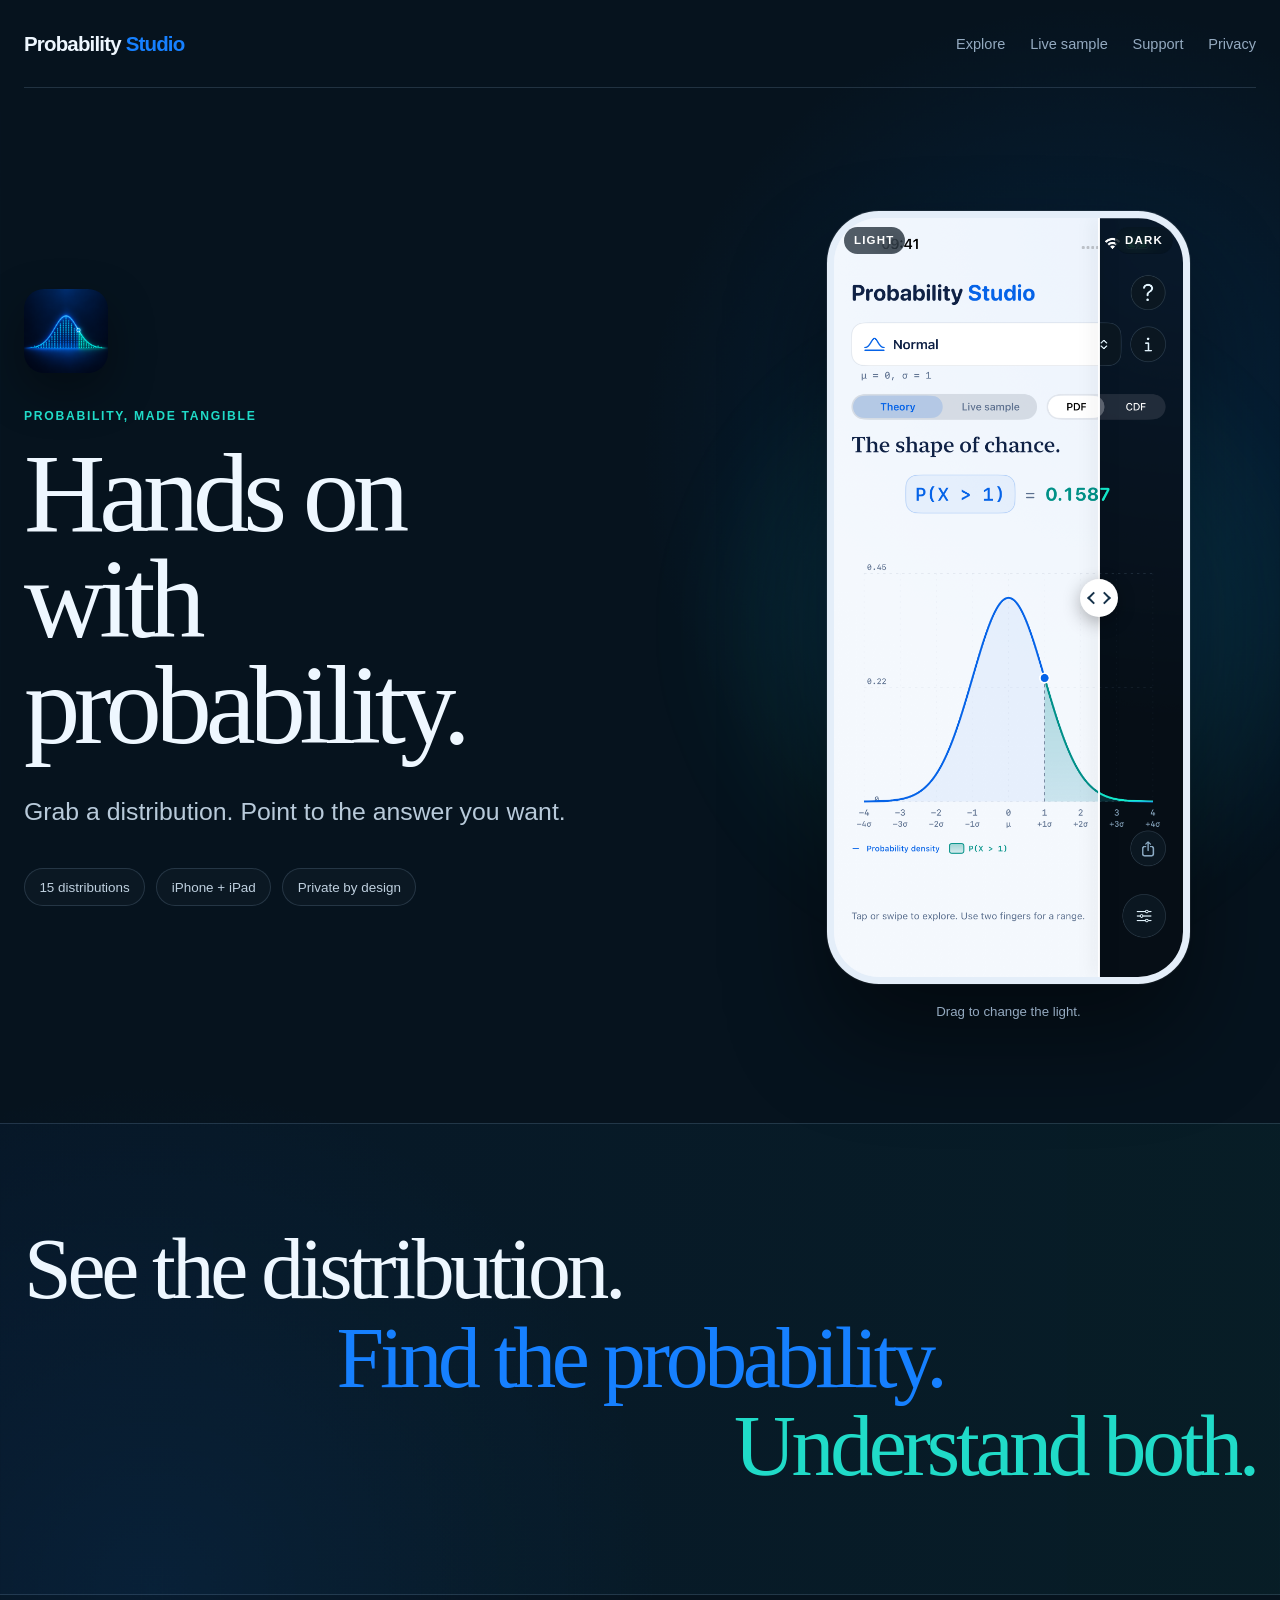
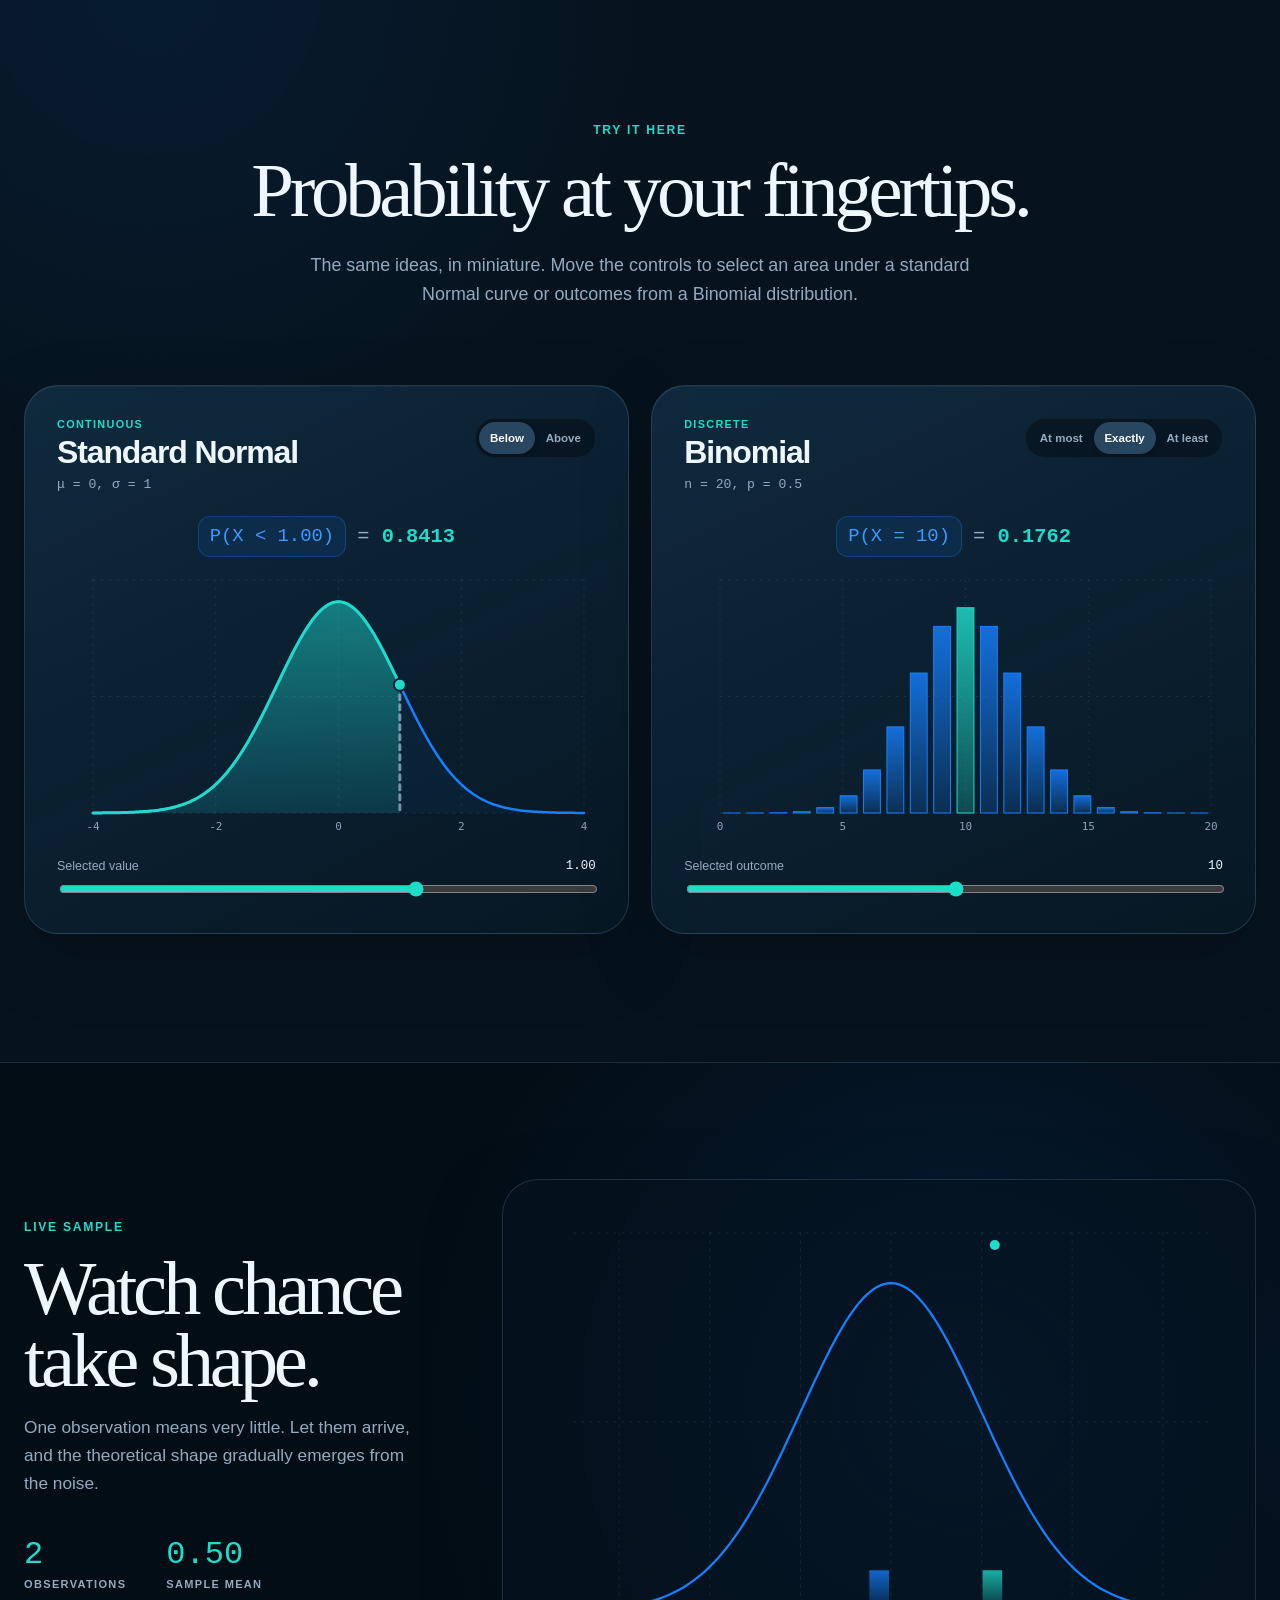
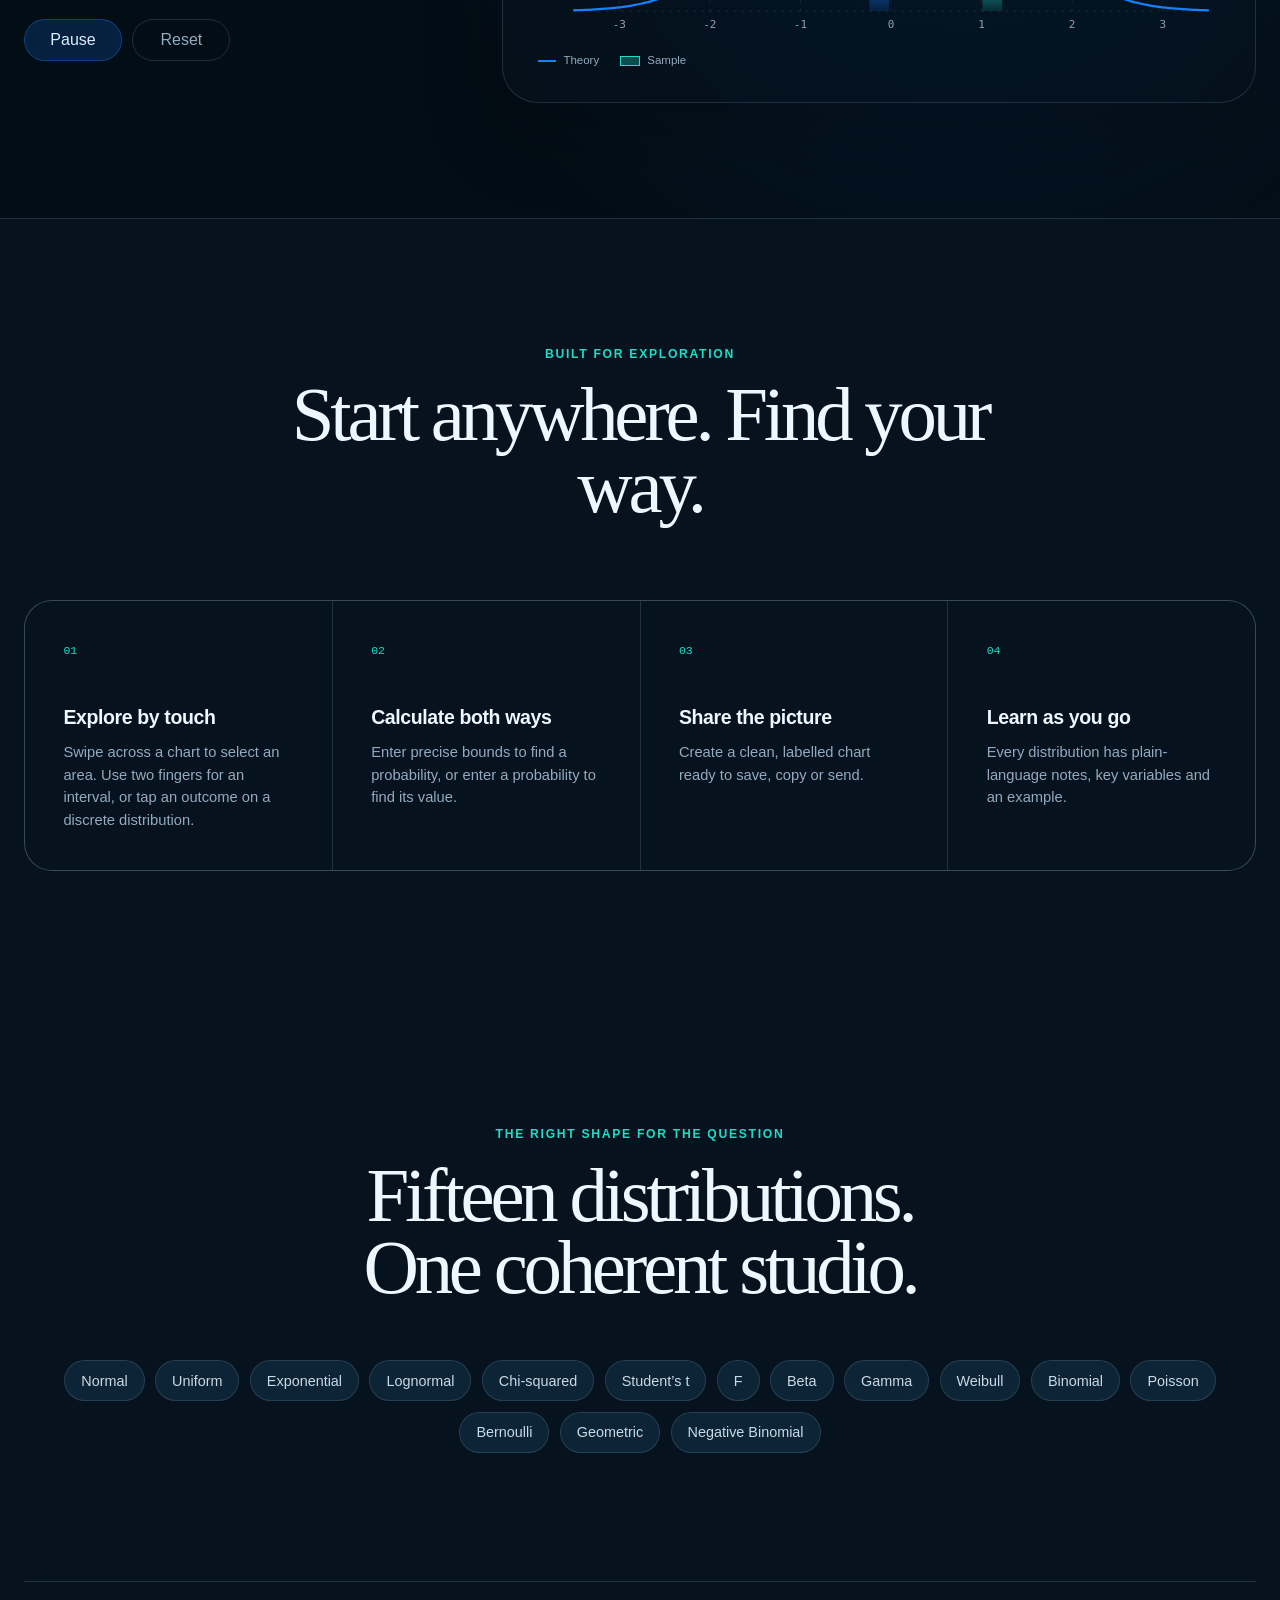
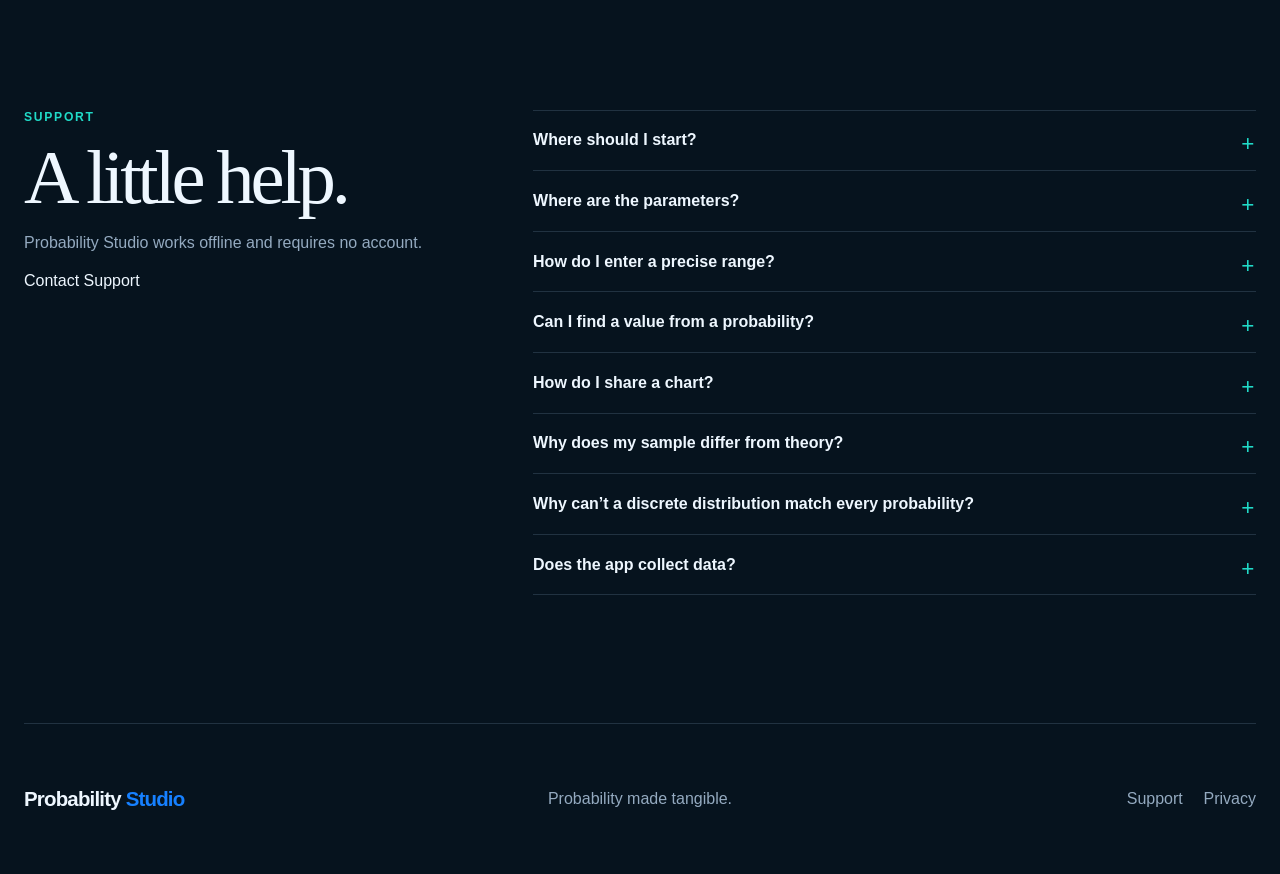
<file: index.html>
<!doctype html>
<html lang="en-GB">
<head>
  <meta charset="utf-8">
  <meta name="viewport" content="width=device-width,initial-scale=1">
  <meta name="theme-color" content="#06131e">
  <title>Probability Studio — Probability made tangible</title>
  <meta name="description" content="Explore 15 probability distributions, calculate probabilities and quantiles, share charts, and watch live samples take shape on iPhone and iPad.">
  <link rel="stylesheet" href="assets/styles.css">
  <link rel="icon" href="assets/icon.png">
</head>
<body>
  <a class="skip" href="#main">Skip to content</a>
  <header class="site-header">
    <a class="brand" href="index.html" aria-label="Probability Studio home">Probability <span>Studio</span></a>
    <nav aria-label="Main navigation">
      <a href="#explore">Explore</a>
      <a href="#live">Live sample</a>
      <a href="#support">Support</a>
      <a href="privacy.html">Privacy</a>
    </nav>
  </header>

  <main id="main">
    <section class="hero" aria-labelledby="hero-title">
      <div class="hero-copy">
        <img class="app-icon" src="assets/icon.png" alt="Probability Studio app icon">
        <p class="eyebrow">Probability, made tangible</p>
        <h1 id="hero-title">Hands on<br>with probability.</h1>
        <p class="hero-lede">Grab a distribution. Point to the answer you want.</p>
        <div class="hero-facts" aria-label="App highlights">
          <span>15 distributions</span>
          <span>iPhone + iPad</span>
          <span>Private by design</span>
        </div>
      </div>

      <div class="compare-stage" data-theme-compare style="--split:76%">
        <div class="compare-glow" aria-hidden="true"></div>
        <div class="phone-shell">
          <img src="assets/iphone-theory.png" alt="Probability Studio showing a selected upper tail of the Normal distribution in light mode">
          <div class="compare-dark" aria-hidden="true"><img src="assets/studio-dark.png" alt=""></div>
          <div class="compare-divider" aria-hidden="true"><span></span></div>
          <input class="compare-range" type="range" min="0" max="100" value="76" aria-label="Reveal light or dark appearance">
        </div>
        <div class="compare-labels" aria-hidden="true"><span>Light</span><span>Dark</span></div>
        <p class="compare-hint">Drag to change the light.</p>
      </div>
    </section>

    <section class="statement" aria-label="Core experience">
      <p><span>See the distribution.</span> <span>Find the probability.</span> <span>Understand both.</span></p>
    </section>

    <section class="explore-section" id="explore" aria-labelledby="explore-title">
      <div class="section-heading">
        <p class="eyebrow">Try it here</p>
        <h2 id="explore-title">Probability at your fingertips.</h2>
        <p>The same ideas, in miniature. Move the controls to select an area under a standard Normal curve or outcomes from a Binomial distribution.</p>
      </div>

      <div class="demo-grid">
        <article class="demo-card" data-demo="normal">
          <div class="demo-card-header">
            <div><p class="demo-kind">Continuous</p><h3>Standard Normal</h3><p class="parameters">μ = 0, σ = 1</p></div>
            <div class="segmented" role="group" aria-label="Normal selected region">
              <button class="is-active" type="button" data-normal-tail="below" aria-pressed="true">Below</button>
              <button type="button" data-normal-tail="above" aria-pressed="false">Above</button>
            </div>
          </div>
          <div class="equation" aria-live="polite"><span data-normal-expression>P(X &lt; 1.00)</span><b data-normal-result>0.8413</b></div>
          <canvas id="normal-chart" role="img" aria-label="Interactive standard Normal probability density chart"></canvas>
          <label class="slider-row" for="normal-bound"><span>Selected value</span><output data-normal-bound>1.00</output></label>
          <input id="normal-bound" type="range" min="-3" max="3" value="1" step="0.05">
        </article>

        <article class="demo-card" data-demo="binomial">
          <div class="demo-card-header">
            <div><p class="demo-kind">Discrete</p><h3>Binomial</h3><p class="parameters">n = 20, p = 0.5</p></div>
            <div class="segmented" role="group" aria-label="Binomial selected region">
              <button type="button" data-binomial-mode="below" aria-pressed="false">At most</button>
              <button class="is-active" type="button" data-binomial-mode="exact" aria-pressed="true">Exactly</button>
              <button type="button" data-binomial-mode="above" aria-pressed="false">At least</button>
            </div>
          </div>
          <div class="equation" aria-live="polite"><span data-binomial-expression>P(X = 10)</span><b data-binomial-result>0.1762</b></div>
          <canvas id="binomial-chart" role="img" aria-label="Interactive Binomial probability mass chart"></canvas>
          <label class="slider-row" for="binomial-value"><span>Selected outcome</span><output data-binomial-value>10</output></label>
          <input id="binomial-value" type="range" min="0" max="20" value="10" step="1">
        </article>
      </div>
    </section>

    <section class="live-section" id="live" aria-labelledby="live-title">
      <div class="live-copy">
        <p class="eyebrow">Live sample</p>
        <h2 id="live-title">Watch chance take shape.</h2>
        <p>One observation means very little. Let them arrive, and the theoretical shape gradually emerges from the noise.</p>
        <div class="live-metrics" aria-live="polite">
          <div><span data-live-count>0</span><small>Observations</small></div>
          <div><span data-live-mean>—</span><small>Sample mean</small></div>
        </div>
        <div class="live-actions">
          <button class="control-button" type="button" data-live-toggle>Pause</button>
          <button class="control-button secondary" type="button" data-live-reset>Reset</button>
        </div>
      </div>
      <div class="live-canvas-wrap">
        <canvas id="live-chart" role="img" aria-label="Animated sample building towards a Normal distribution"></canvas>
        <div class="live-key" aria-hidden="true"><span class="theory-key">Theory</span><span class="sample-key">Sample</span></div>
      </div>
    </section>

    <section class="feature-section" aria-labelledby="feature-title">
      <div class="section-heading compact">
        <p class="eyebrow">Built for exploration</p>
        <h2 id="feature-title">Start anywhere. Find your way.</h2>
      </div>
      <div class="feature-grid">
        <article><span class="feature-number">01</span><h3>Explore by touch</h3><p>Swipe across a chart to select an area. Use two fingers for an interval, or tap an outcome on a discrete distribution.</p></article>
        <article><span class="feature-number">02</span><h3>Calculate both ways</h3><p>Enter precise bounds to find a probability, or enter a probability to find its value.</p></article>
        <article><span class="feature-number">03</span><h3>Share the picture</h3><p>Create a clean, labelled chart ready to save, copy or send.</p></article>
        <article><span class="feature-number">04</span><h3>Learn as you go</h3><p>Every distribution has plain-language notes, key variables and an example.</p></article>
      </div>
    </section>

    <section class="distribution-section" aria-labelledby="distribution-title">
      <p class="eyebrow">The right shape for the question</p>
      <h2 id="distribution-title">Fifteen distributions.<br>One coherent studio.</h2>
      <div class="distribution-list" aria-label="Included probability distributions">
        <span>Normal</span><span>Uniform</span><span>Exponential</span><span>Lognormal</span><span>Chi-squared</span>
        <span>Student’s t</span><span>F</span><span>Beta</span><span>Gamma</span><span>Weibull</span>
        <span>Binomial</span><span>Poisson</span><span>Bernoulli</span><span>Geometric</span><span>Negative Binomial</span>
      </div>
    </section>

    <section class="support-section" id="support" aria-labelledby="support-title">
      <div class="support-intro">
        <p class="eyebrow">Support</p>
        <h2 id="support-title">A little help.</h2>
        <p>Probability Studio works offline and requires no account.</p>
        <a class="support-button" href="mailto:adz.beep@icloud.com">
  Contact Support
</a>
      </div>
      <div class="questions">
        <details><summary>Where should I start?</summary><p>On first launch, take the five-step interactive tour or explore straight away. Tap ? at the top to revisit the tour at any time.</p></details>
        <details><summary>Where are the parameters?</summary><p>On iPhone, tap the sliders button. On iPad, open Studio controls from the sidebar button. Number fields and increment controls change the current distribution; Reset restores its defaults.</p></details>
        <details><summary>How do I enter a precise range?</summary><p>Tap the probability button, choose the region, then enter the bounds. Calculations retain full internal precision while long values are rounded where space is limited.</p></details>
        <details><summary>Can I find a value from a probability?</summary><p>Tap the probability result. Enter a percentage or decimal, then choose a lower tail, central interval or upper tail.</p></details>
        <details><summary>How do I share a chart?</summary><p>Tap Share chart below the chart.</p></details>
        <details><summary>Why does my sample differ from theory?</summary><p>Random samples vary. Small samples can differ noticeably; larger samples usually approximate the theoretical shape more closely.</p></details>
        <details><summary>Why can’t a discrete distribution match every probability?</summary><p>Discrete outcomes come in steps. The calculator shows the probability actually attained by the selected cutoff or interval.</p></details>
        <details><summary>Does the app collect data?</summary><p>No account is required, and calculations and sampling run on your device. Read the <a href="privacy.html">privacy policy</a> for full details.</p></details>
      </div>
    </section>
  </main>

  <footer>
    <a class="brand" href="index.html">Probability <span>Studio</span></a>
    <p>Probability made tangible.</p>
    <div><a href="#support">Support</a><a href="privacy.html">Privacy</a></div>
  </footer>
  <script src="assets/site.js" defer></script>
</body>
</html>
</file>
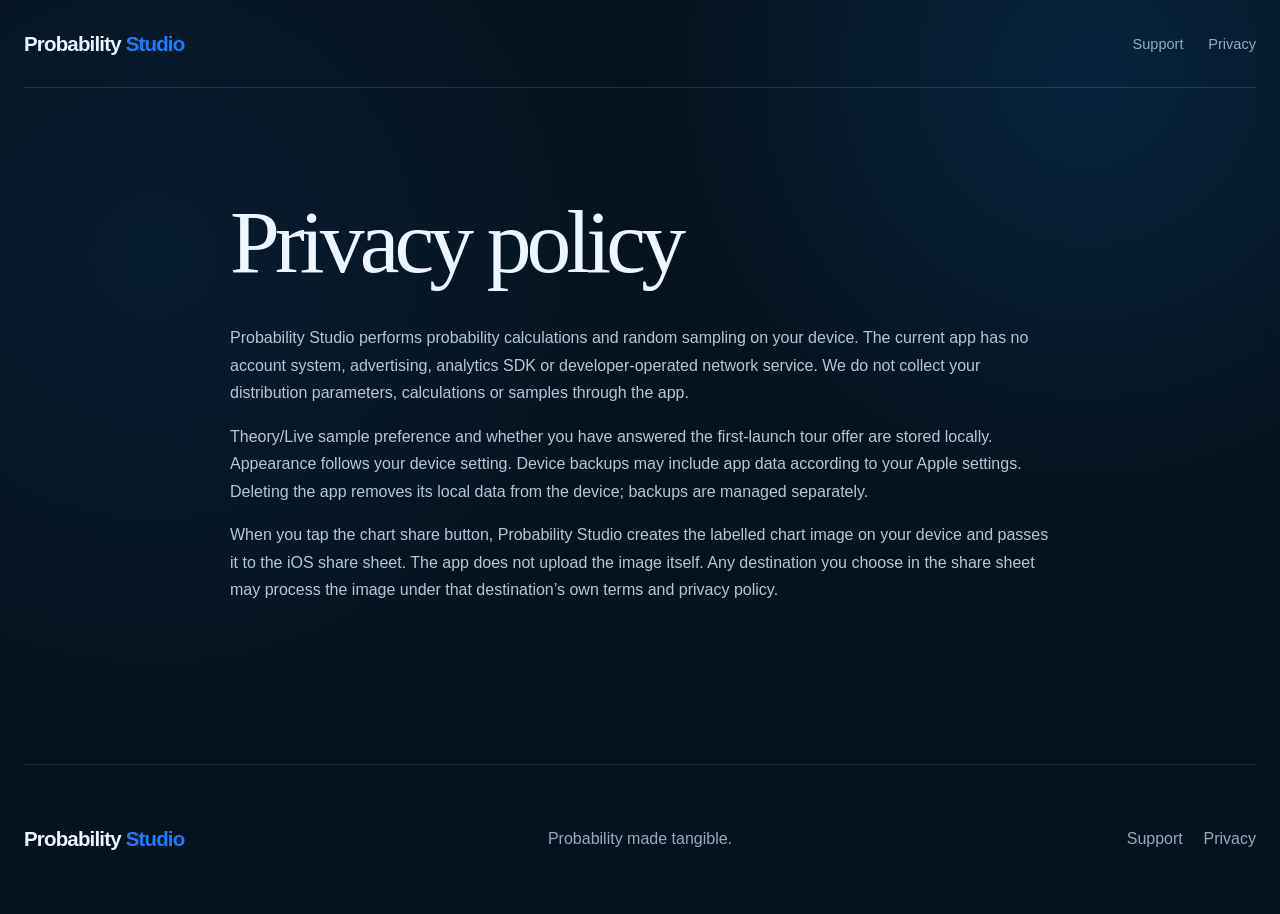
<file: privacy.html>
<!doctype html>
<html lang="en-GB">
<head>
  <meta charset="utf-8">
  <meta name="viewport" content="width=device-width,initial-scale=1">
  <meta name="theme-color" content="#06131e">
  <title>Probability Studio — Privacy</title>
  <meta name="description" content="Privacy information for Probability Studio.">
  <link rel="stylesheet" href="assets/styles.css">
  <link rel="icon" href="assets/icon.png">
</head>
<body>
  <a class="skip" href="#main">Skip to content</a>
  <header class="site-header">
    <a class="brand" href="index.html">Probability <span>Studio</span></a>
    <nav aria-label="Main"><a href="index.html#support">Support</a><a href="privacy.html">Privacy</a></nav>
  </header>
  <main id="main">
    <article class="policy">
      <h1>Privacy policy</h1>
      <p>Probability Studio performs probability calculations and random sampling on your device. The current app has no account system, advertising, analytics SDK or developer-operated network service. We do not collect your distribution parameters, calculations or samples through the app.</p>
      <p>Theory/Live sample preference and whether you have answered the first-launch tour offer are stored locally. Appearance follows your device setting. Device backups may include app data according to your Apple settings. Deleting the app removes its local data from the device; backups are managed separately.</p>
      <p>When you tap the chart share button, Probability Studio creates the labelled chart image on your device and passes it to the iOS share sheet. The app does not upload the image itself. Any destination you choose in the share sheet may process the image under that destination’s own terms and privacy policy.</p>
    </article>
  </main>
  <footer>
    <a class="brand" href="index.html">Probability <span>Studio</span></a>
    <p>Probability made tangible.</p>
    <div><a href="index.html#support">Support</a><a href="privacy.html">Privacy</a></div>
  </footer>
</body>
</html>
</file>
<file: assets/styles.css>
:root {
  color-scheme: dark;
  --navy: #06131e;
  --navy-2: #091b2a;
  --surface: rgba(16, 38, 55, 0.72);
  --surface-solid: #0d2232;
  --ink: #eef7ff;
  --muted: #94aac0;
  --line: rgba(155, 190, 218, 0.18);
  --blue: #1680ff;
  --teal: #20dbc8;
  --teal-deep: #009e90;
  --serif: "Iowan Old Style", "Palatino Linotype", Palatino, Georgia, serif;
  --sans: -apple-system, BlinkMacSystemFont, "SF Pro Display", "Helvetica Neue", Arial, sans-serif;
  --mono: ui-monospace, "SFMono-Regular", Menlo, Monaco, Consolas, monospace;
  --max: 1240px;
}

* { box-sizing: border-box; }
html { scroll-behavior: smooth; background: var(--navy); }
body {
  margin: 0;
  min-width: 320px;
  overflow-x: hidden;
  color: var(--ink);
  background:
    radial-gradient(circle at 85% 8%, rgba(9, 112, 209, 0.18), transparent 28rem),
    radial-gradient(circle at 12% 28%, rgba(22, 128, 255, 0.08), transparent 32rem),
    var(--navy);
  font-family: var(--sans);
  -webkit-font-smoothing: antialiased;
}

a { color: inherit; text-decoration: none; }
button, input { font: inherit; }
button { color: inherit; }
.skip { position: fixed; left: 1rem; top: -5rem; z-index: 100; padding: .7rem 1rem; border-radius: 999px; background: white; color: #06131e; }
.skip:focus { top: 1rem; }

.site-header,
body > header {
  position: relative;
  z-index: 20;
  width: min(calc(100% - 48px), var(--max));
  min-height: 88px;
  margin: 0 auto;
  display: flex;
  align-items: center;
  justify-content: space-between;
  border-bottom: 1px solid var(--line);
}
.brand { font-size: 1.28rem; font-weight: 760; letter-spacing: -.04em; white-space: nowrap; }
.brand span { color: var(--blue); }
nav { display: flex; align-items: center; gap: 1.55rem; color: var(--muted); font-size: .91rem; }
nav a, footer a { transition: color .2s ease; }
nav a:hover, nav a:focus-visible, footer a:hover, footer a:focus-visible { color: var(--ink); }

main { display: block; }
.hero {
  width: min(calc(100% - 48px), var(--max));
  min-height: calc(100svh - 88px);
  margin: 0 auto;
  display: grid;
  grid-template-columns: minmax(0, 1fr) minmax(360px, .78fr);
  align-items: center;
  gap: clamp(3rem, 8vw, 8rem);
  padding: 5.5rem 0 6.5rem;
}
.hero-copy { position: relative; z-index: 2; }
.app-icon { width: 84px; height: 84px; margin-bottom: 2rem; border-radius: 20px; box-shadow: 0 18px 45px rgba(0,0,0,.35); }
.eyebrow {
  margin: 0 0 1.15rem;
  color: var(--teal);
  font-size: .76rem;
  font-weight: 760;
  letter-spacing: .14em;
  text-transform: uppercase;
}
.hero h1,
.section-heading h2,
.live-copy h2,
.distribution-section h2,
.support-intro h2,
.policy h1 {
  margin: 0;
  font-family: var(--serif);
  font-weight: 500;
  letter-spacing: -.055em;
  line-height: .94;
}
.hero h1 { font-size: clamp(4.6rem, 8.8vw, 8.7rem); }
.hero-lede { max-width: 640px; margin: 2.2rem 0 2.4rem; color: #b8cada; font-size: clamp(1.18rem, 2vw, 1.55rem); line-height: 1.45; }
.hero-facts { display: flex; flex-wrap: wrap; gap: .7rem; }
.hero-facts span { padding: .65rem .9rem; border: 1px solid var(--line); border-radius: 999px; background: rgba(255,255,255,.025); color: #bfd0df; font-size: .84rem; }

.compare-stage { position: relative; justify-self: center; width: min(100%, 440px); padding: 2.2rem 2.4rem 0; }
.compare-glow { position: absolute; inset: 15% -25% 8%; border-radius: 50%; background: radial-gradient(circle, rgba(14, 122, 255, .26), rgba(24, 219, 200, .07) 45%, transparent 70%); filter: blur(34px); }
.phone-shell { position: relative; display: grid; overflow: hidden; border: 7px solid rgba(176, 206, 229, .16); border-radius: 52px; background: #eef4fd; box-shadow: 0 55px 100px rgba(0,0,0,.46), 0 0 0 1px rgba(255,255,255,.08); isolation: isolate; }
.phone-shell > img { grid-area: 1 / 1; display: block; width: 100%; height: auto; user-select: none; pointer-events: none; }
.compare-dark { position: relative; grid-area: 1 / 1; min-width: 0; min-height: 0; clip-path: inset(0 0 0 var(--split)); }
.compare-dark img { position: absolute; inset: 0; display: block; width: 100%; height: 100%; object-fit: fill; user-select: none; pointer-events: none; }
.compare-divider { position: absolute; z-index: 3; top: 0; bottom: 0; left: var(--split); width: 2px; background: rgba(255,255,255,.92); box-shadow: 0 0 18px rgba(0,0,0,.35); transform: translateX(-1px); pointer-events: none; }
.compare-divider span { position: absolute; top: 50%; left: 50%; width: 38px; height: 38px; transform: translate(-50%,-50%); border-radius: 50%; background: white; box-shadow: 0 5px 18px rgba(0,0,0,.3); }
.compare-divider span::before,
.compare-divider span::after { content: ""; position: absolute; top: 50%; width: 7px; height: 7px; border-left: 2px solid #153149; border-bottom: 2px solid #153149; }
.compare-divider span::before { left: 9px; transform: translateY(-50%) rotate(45deg); }
.compare-divider span::after { right: 9px; transform: translateY(-50%) rotate(225deg); }
.compare-range { position: absolute; z-index: 4; inset: 0; width: 100%; height: 100%; margin: 0; opacity: 0; cursor: ew-resize; }
.compare-labels { position: absolute; z-index: 5; top: 3.2rem; left: 3.45rem; right: 3.45rem; display: flex; justify-content: space-between; pointer-events: none; }
.compare-labels span { padding: .45rem .65rem; border-radius: 999px; background: rgba(5,19,30,.68); backdrop-filter: blur(10px); color: #fff; font-size: .72rem; font-weight: 700; text-transform: uppercase; letter-spacing: .1em; }
.compare-hint { position: relative; margin: 1.25rem 0 0; color: var(--muted); text-align: center; font-size: .83rem; }

.statement { border-top: 1px solid var(--line); border-bottom: 1px solid var(--line); background: linear-gradient(90deg, rgba(22,128,255,.04), rgba(32,219,200,.05)); }
.statement p { width: min(calc(100% - 48px), var(--max)); margin: 0 auto; padding: clamp(4rem, 8vw, 8.5rem) 0; display: flex; flex-direction: column; font-family: var(--serif); font-size: clamp(2.8rem, 6.7vw, 7rem); line-height: 1.03; letter-spacing: -.05em; }
.statement span:nth-child(2) { color: var(--blue); align-self: center; }
.statement span:nth-child(3) { color: var(--teal); align-self: end; }

.explore-section,
.feature-section,
.distribution-section,
.support-section {
  width: min(calc(100% - 48px), var(--max));
  margin: 0 auto;
  padding: clamp(6rem, 10vw, 10rem) 0;
}
.section-heading { max-width: 790px; margin: 0 auto clamp(3.2rem, 6vw, 5rem); text-align: center; }
.section-heading h2, .live-copy h2, .distribution-section h2, .support-intro h2 { font-size: clamp(3.2rem, 6vw, 6.4rem); }
.section-heading > p:last-child { max-width: 680px; margin: 1.5rem auto 0; color: var(--muted); font-size: 1.12rem; line-height: 1.6; }

.demo-grid { display: grid; grid-template-columns: repeat(2, minmax(0, 1fr)); gap: 1.4rem; }
.demo-card { min-width: 0; padding: clamp(1.25rem, 2.5vw, 2rem); border: 1px solid var(--line); border-radius: 34px; background: linear-gradient(155deg, rgba(17,44,65,.9), rgba(7,25,38,.78)); box-shadow: inset 0 1px rgba(255,255,255,.04), 0 24px 70px rgba(0,0,0,.22); }
.demo-card-header { display: flex; align-items: start; justify-content: space-between; gap: 1rem; }
.demo-kind { margin: 0 0 .25rem; color: var(--teal); font-size: .68rem; font-weight: 700; letter-spacing: .12em; text-transform: uppercase; }
.demo-card h3 { margin: 0; font-size: clamp(1.45rem, 2.6vw, 2rem); letter-spacing: -.035em; }
.parameters { margin: .35rem 0 0; color: var(--muted); font: .82rem var(--mono); }
.segmented { display: flex; flex: none; padding: 3px; border-radius: 999px; background: rgba(4,15,24,.58); border: 1px solid rgba(255,255,255,.04); }
.segmented button { min-height: 32px; padding: 0 .68rem; border: 0; border-radius: 999px; background: transparent; color: var(--muted); cursor: pointer; font-size: .72rem; font-weight: 650; }
.segmented button.is-active { background: #284660; color: white; box-shadow: 0 1px 4px rgba(0,0,0,.25); }
.equation { display: flex; align-items: center; justify-content: center; gap: .7rem; min-height: 44px; margin: 1.4rem 0 .25rem; font: clamp(.95rem, 1.7vw, 1.18rem) var(--mono); white-space: nowrap; }
.equation span { padding: .52rem .68rem; border: 1px solid rgba(22,128,255,.28); border-radius: 12px; background: rgba(12,54,94,.5); color: #3f98ff; }
.equation b { color: var(--teal); font-size: 1.08em; }
.equation b::before { content: "= "; color: var(--muted); font-weight: 500; }
canvas { display: block; width: 100%; }
.demo-card canvas { height: 285px; }
.slider-row { display: flex; justify-content: space-between; margin-top: .7rem; color: var(--muted); font-size: .78rem; }
.slider-row output { color: var(--ink); font-family: var(--mono); }
input[type="range"] { width: 100%; accent-color: var(--teal); }
.demo-card > input[type="range"] { margin-top: .55rem; }

.live-section { width: 100%; padding: clamp(5rem, 9vw, 9rem) max(24px, calc((100vw - var(--max)) / 2)); display: grid; grid-template-columns: .68fr 1.32fr; align-items: center; gap: clamp(3rem, 7vw, 7rem); border-top: 1px solid var(--line); border-bottom: 1px solid var(--line); background: radial-gradient(circle at 75% 45%, rgba(22,128,255,.15), transparent 34rem), #030d15; }
.live-copy > p:not(.eyebrow) { color: var(--muted); font-size: 1.08rem; line-height: 1.6; }
.live-metrics { display: flex; gap: 2.5rem; margin: 2.4rem 0 1.8rem; }
.live-metrics div { display: flex; flex-direction: column; }
.live-metrics span { color: var(--teal); font: 2rem var(--mono); }
.live-metrics small { margin-top: .35rem; color: var(--muted); font-size: .69rem; font-weight: 700; letter-spacing: .12em; text-transform: uppercase; }
.live-actions { display: flex; gap: .65rem; }
.control-button { min-width: 98px; min-height: 42px; padding: 0 1.1rem; border: 1px solid rgba(22,128,255,.35); border-radius: 999px; background: rgba(22,128,255,.18); color: #dbeeff; cursor: pointer; }
.control-button.secondary { border-color: var(--line); background: transparent; color: var(--muted); }
.live-canvas-wrap { min-width: 0; padding: clamp(1rem, 3vw, 2.2rem); border: 1px solid var(--line); border-radius: 36px; background: rgba(6,19,30,.62); box-shadow: 0 30px 80px rgba(0,0,0,.25); }
.live-canvas-wrap canvas { height: 430px; }
.live-key { display: flex; gap: 1.3rem; margin-top: .6rem; color: var(--muted); font-size: .72rem; }
.live-key span::before { content: ""; display: inline-block; width: 18px; height: 2px; margin-right: .45rem; vertical-align: middle; background: var(--blue); }
.live-key .sample-key::before { height: 8px; border: 1px solid var(--teal); background: rgba(32,219,200,.3); }

.section-heading.compact { max-width: 760px; }
.feature-grid { display: grid; grid-template-columns: repeat(4, 1fr); gap: 1px; overflow: hidden; border: 1px solid var(--line); border-radius: 28px; background: var(--line); }
.feature-grid article { padding: clamp(1.5rem, 3vw, 2.5rem); background: var(--navy); }
.feature-number { color: var(--teal); font: .72rem var(--mono); }
.feature-grid h3 { margin: 3rem 0 .75rem; font-size: 1.22rem; letter-spacing: -.02em; }
.feature-grid p { margin: 0; color: var(--muted); line-height: 1.55; font-size: .92rem; }

.distribution-section { text-align: center; }
.distribution-section h2 { margin-bottom: 3.5rem; }
.distribution-list { display: flex; justify-content: center; flex-wrap: wrap; gap: .65rem; }
.distribution-list span { padding: .72rem 1rem; border-radius: 999px; background: rgba(16,43,63,.72); border: 1px solid var(--line); color: #c9d9e7; font-size: .9rem; }

.support-section { display: grid; grid-template-columns: .72fr 1.28fr; gap: clamp(3rem, 8vw, 8rem); border-top: 1px solid var(--line); }
.support-intro > p:not(.eyebrow) { color: var(--muted); line-height: 1.6; }
.notice { padding: 1rem; border: 1px solid rgba(32,219,200,.2); border-radius: 15px; background: rgba(32,219,200,.055); }
.notice a, .policy a { color: var(--teal); text-decoration: underline; text-underline-offset: .2em; }
.questions { border-top: 1px solid var(--line); }
details { border-bottom: 1px solid var(--line); }
summary { position: relative; padding: 1.3rem 2rem 1.3rem 0; cursor: pointer; list-style: none; font-weight: 650; }
summary::-webkit-details-marker { display: none; }
summary::after { content: "+"; position: absolute; right: .1rem; color: var(--teal); font-size: 1.4rem; font-weight: 300; transition: transform .2s ease; }
details[open] summary::after { transform: rotate(45deg); }
details p { margin: -.25rem 2rem 1.4rem 0; color: var(--muted); line-height: 1.6; }

footer { width: min(calc(100% - 48px), var(--max)); min-height: 150px; margin: 0 auto; display: grid; grid-template-columns: 1fr auto 1fr; align-items: center; gap: 2rem; border-top: 1px solid var(--line); color: var(--muted); }
footer .brand { justify-self: start; color: var(--ink); }
footer p { margin: 0; }
footer div { justify-self: end; display: flex; gap: 1.3rem; }

.policy { width: min(calc(100% - 48px), 820px); margin: 0 auto; padding: 7rem 0 9rem; }
.policy h1 { margin-bottom: 2.5rem; font-size: clamp(3.5rem, 7vw, 6rem); }
.policy p { color: #b5c7d6; line-height: 1.72; }
.policy .notice { color: #c7d9e7; }

@media (max-width: 980px) {
  .hero { grid-template-columns: minmax(0, 1fr) minmax(290px, .72fr); gap: 2.5rem; }
  .demo-grid { grid-template-columns: 1fr; }
  .feature-grid { grid-template-columns: repeat(2, 1fr); }
  .live-section { grid-template-columns: 1fr; }
  .live-copy { max-width: 720px; }
  .support-section { grid-template-columns: 1fr; }
}

@media (max-width: 700px) {
  .site-header, body > header { width: min(calc(100% - 32px), var(--max)); min-height: 72px; }
  nav { gap: 1rem; }
  nav a:nth-child(-n+2) { display: none; }
  .hero { width: min(calc(100% - 32px), var(--max)); min-height: auto; grid-template-columns: 1fr; padding: 5rem 0; text-align: center; }
  .hero h1 { font-size: clamp(4.2rem, 21vw, 6.8rem); }
  .hero-lede { margin-left: auto; margin-right: auto; }
  .hero-facts { justify-content: center; }
  .compare-stage { width: min(100%, 380px); padding: 1.6rem 2rem 0; }
  .phone-shell { border-radius: 44px; }
  .statement p, .explore-section, .feature-section, .distribution-section, .support-section { width: min(calc(100% - 32px), var(--max)); }
  .statement p { gap: .5rem; }
  .statement span:nth-child(2), .statement span:nth-child(3) { align-self: start; }
  .demo-card-header { flex-direction: column; }
  .segmented { width: 100%; }
  .segmented button { flex: 1; }
  .demo-card canvas { height: 240px; }
  .feature-grid { grid-template-columns: 1fr; }
  .feature-grid h3 { margin-top: 1.6rem; }
  .live-section { padding-left: 16px; padding-right: 16px; }
  .live-canvas-wrap canvas { height: 330px; }
  footer { width: min(calc(100% - 32px), var(--max)); grid-template-columns: 1fr auto; min-height: 140px; }
  footer p { display: none; }
}

@media (prefers-reduced-motion: reduce) {
  html { scroll-behavior: auto; }
  *, *::before, *::after { scroll-behavior: auto !important; transition-duration: .01ms !important; animation-duration: .01ms !important; animation-iteration-count: 1 !important; }
}
</file>
